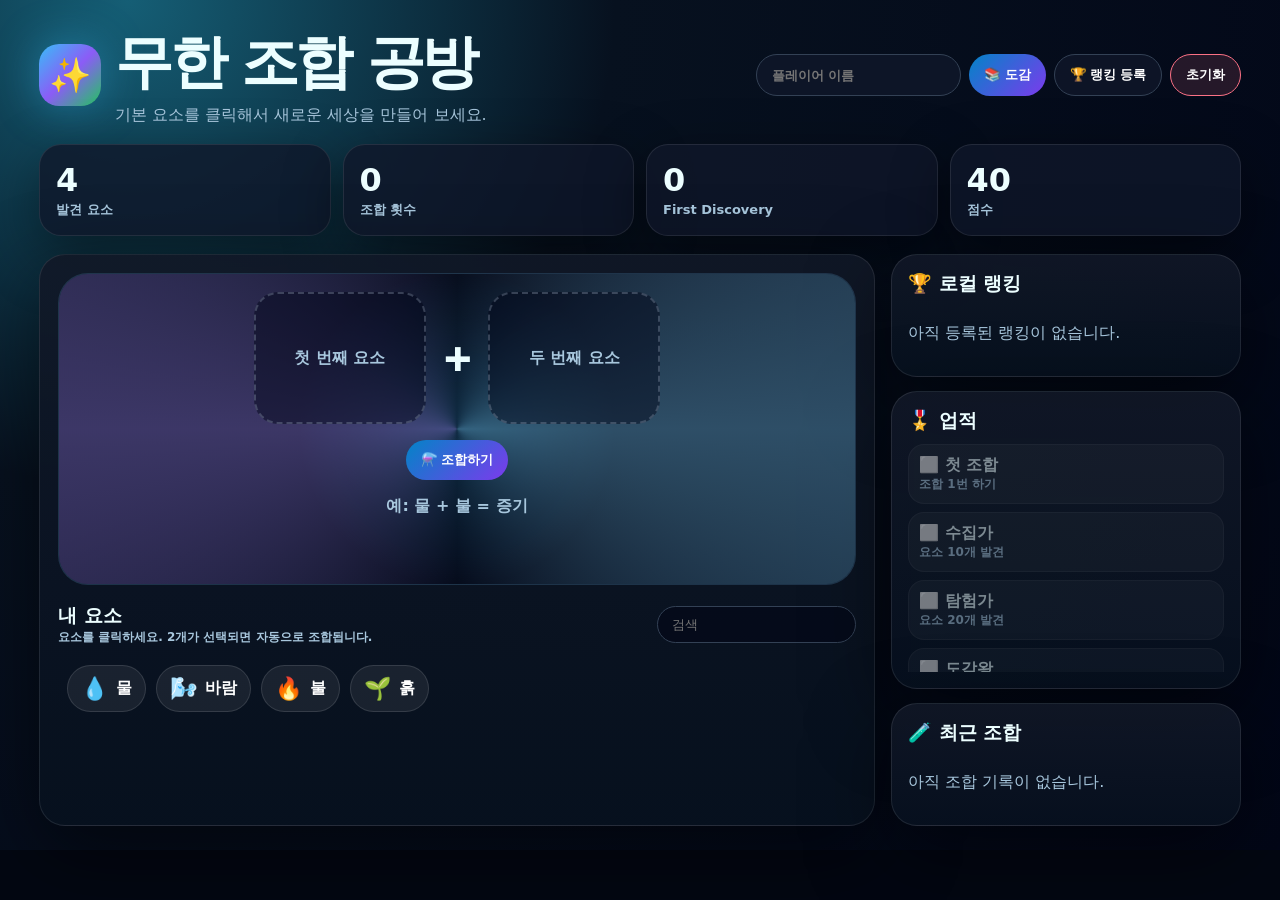
<file: index(3).html>
<!doctype html>
<html lang="ko">
<head>
<meta charset="utf-8" />
<meta name="viewport" content="width=device-width, initial-scale=1" />
<title>무한 조합 공방</title>
<style>
  *{box-sizing:border-box}html,body{margin:0;min-height:100%;font-family:system-ui,-apple-system,BlinkMacSystemFont,"Segoe UI",sans-serif;color:#ecfeff;background:#030712}body{background:radial-gradient(circle at 10% 0%,#155e75 0,#07111f 34%,#020617 100%);overflow-x:hidden}.wrap{max-width:1250px;margin:0 auto;padding:24px}.top{display:flex;justify-content:space-between;align-items:center;gap:14px;flex-wrap:wrap}.brand{display:flex;align-items:center;gap:14px}.logo{width:62px;height:62px;border-radius:20px;display:grid;place-items:center;font-size:34px;background:linear-gradient(135deg,#38bdf8,#8b5cf6,#22c55e);box-shadow:0 0 45px #38bdf866;animation:float 3s ease-in-out infinite}h1{margin:0;font-size:clamp(30px,5vw,58px);letter-spacing:-.06em}.sub{margin:3px 0 0;color:#a8c7dd}.actions{display:flex;gap:8px;flex-wrap:wrap}.btn,.input{border:1px solid #334155;background:#0f172acc;color:white;border-radius:999px;padding:11px 15px;font-weight:900;cursor:pointer}.input{cursor:text;outline:none;min-width:150px}.btn:hover,.item:hover{transform:translateY(-2px);border-color:#7dd3fc}.primary{border:0;background:linear-gradient(135deg,#0284c7,#7c3aed)}.danger{border-color:#fb7185;background:#fb718522}.stats{display:grid;grid-template-columns:repeat(4,1fr);gap:12px;margin:18px 0}.stat{background:#0f172acc;border:1px solid #ffffff18;border-radius:22px;padding:16px;box-shadow:0 20px 60px #0007}.stat b{display:block;font-size:32px}.stat span{color:#a8c7dd;font-size:13px;font-weight:900}.main{display:grid;grid-template-columns:1fr 350px;gap:16px}.panel{background:linear-gradient(180deg,#111827e6,#07111fe6);border:1px solid #ffffff18;border-radius:26px;box-shadow:0 25px 80px #0008}.game{padding:18px}.forge{min-height:300px;border:1px solid #7dd3fc33;border-radius:30px;background:radial-gradient(circle,#38bdf82d,transparent 37%),#02061788;display:grid;place-items:center;position:relative;overflow:hidden}.forge:before{content:"";position:absolute;inset:-140px;background:conic-gradient(transparent,#7dd3fc55,transparent,#a78bfa55,transparent);animation:spin 14s linear infinite;pointer-events:none}.forgeIn{position:relative;z-index:2;text-align:center;padding:18px;width:100%}.slots{display:flex;align-items:center;justify-content:center;gap:16px;flex-wrap:wrap}.slot{width:172px;height:132px;border:2px dashed #94a3b855;border-radius:24px;display:grid;place-items:center;background:#0206177a;color:#a8c7dd;font-weight:1000;padding:10px;text-align:center}.slot.filled{border-color:#7dd3fc;background:#7dd3fc18;color:white}.plus{font-size:36px;font-weight:1000}.result{min-height:70px;margin-top:12px;color:#a8c7dd;font-weight:900}.first{font-size:26px;color:#facc15;text-shadow:0 0 26px #facc15aa;font-weight:1000;animation:pulse .7s ease-in-out infinite alternate}.inventory{margin-top:18px}.head{display:flex;justify-content:space-between;align-items:center;gap:10px;flex-wrap:wrap;margin-bottom:10px}.title{font-size:19px;font-weight:1000}.small{font-size:12px;color:#a8c7dd;font-weight:800}.search{background:#02061799;border:1px solid #334155;color:white;border-radius:999px;padding:10px 14px;outline:none}.items{max-height:285px;overflow:auto;padding:4px}.item{display:inline-flex;align-items:center;gap:8px;border:1px solid #ffffff1e;background:#ffffff12;color:white;border-radius:999px;padding:10px 13px;margin:5px;font-weight:900;cursor:pointer;user-select:none;transition:.15s;animation:pop .18s ease both}.item.selected{outline:3px solid #7dd3fc;background:#0ea5e944}.item.legend{background:linear-gradient(135deg,#facc152a,#a78bfa2a);border-color:#facc1588}.emoji{font-size:22px}.badge{font-size:10px;background:#7dd3fc;color:#04111d;border-radius:999px;padding:3px 7px}.side{display:grid;gap:14px}.box{padding:16px}.scroll{max-height:228px;overflow:auto;margin-top:10px}.row{display:flex;justify-content:space-between;align-items:center;gap:10px;background:#ffffff10;border:1px solid #ffffff12;border-radius:16px;padding:10px;margin-bottom:8px}.muted{color:#a8c7dd}.modal{display:none;position:fixed;inset:0;background:#000b;z-index:10;place-items:center;padding:18px}.modal.show{display:grid}.modalBox{width:min(920px,100%);max-height:86vh;overflow:hidden;background:#0b1220;border:1px solid #ffffff24;border-radius:26px;box-shadow:0 30px 90px #000}.modalHead{display:flex;justify-content:space-between;align-items:center;gap:10px;padding:17px;border-bottom:1px solid #ffffff18}.book{padding:17px;display:grid;grid-template-columns:repeat(auto-fill,minmax(155px,1fr));gap:10px;max-height:calc(86vh - 74px);overflow:auto}.bookCard{border:1px solid #ffffff16;background:#ffffff10;border-radius:18px;padding:14px}.big{font-size:36px}.toastWrap{position:fixed;right:18px;bottom:18px;z-index:30;display:grid;gap:8px;width:min(390px,calc(100vw - 36px))}.toast{background:#111827f3;border:1px solid #ffffff24;border-radius:18px;padding:13px 15px;font-weight:900;box-shadow:0 18px 50px #0008;animation:toast .22s ease both}.particle{position:fixed;z-index:25;pointer-events:none;font-size:25px;animation:burst .9s ease-out forwards}@keyframes float{50%{transform:translateY(-6px)}}@keyframes spin{to{transform:rotate(360deg)}}@keyframes pop{from{opacity:0;transform:scale(.85)}to{opacity:1;transform:scale(1)}}@keyframes pulse{to{filter:brightness(1.45)}}@keyframes toast{from{opacity:0;transform:translateY(15px)}to{opacity:1;transform:translateY(0)}}@keyframes burst{to{transform:translate(var(--x),var(--y)) rotate(380deg) scale(.25);opacity:0}}@media(max-width:900px){.main{grid-template-columns:1fr}.stats{grid-template-columns:repeat(2,1fr)}}@media(max-width:540px){.wrap{padding:14px}.stats{grid-template-columns:1fr}.slot{width:137px;height:110px}.actions,.btn,.input{width:100%}}
</style>
</head>
<body>
<div class="wrap">
  <header class="top">
    <div class="brand">
      <div class="logo">✨</div>
      <div>
        <h1>무한 조합 공방</h1>
        <p class="sub">기본 요소를 클릭해서 새로운 세상을 만들어 보세요.</p>
      </div>
    </div>
    <div class="actions">
      <input id="player" class="input" placeholder="플레이어 이름" maxlength="14">
      <button id="bookBtn" class="btn primary" type="button">📚 도감</button>
      <button id="rankBtn" class="btn" type="button">🏆 랭킹 등록</button>
      <button id="resetBtn" class="btn danger" type="button">초기화</button>
    </div>
  </header>

  <section class="stats">
    <div class="stat"><b id="sCount">0</b><span>발견 요소</span></div>
    <div class="stat"><b id="sCombo">0</b><span>조합 횟수</span></div>
    <div class="stat"><b id="sFirst">0</b><span>First Discovery</span></div>
    <div class="stat"><b id="sScore">0</b><span>점수</span></div>
  </section>

  <main class="main">
    <section class="panel game">
      <div class="forge">
        <div class="forgeIn">
          <div class="slots">
            <div id="slot0" class="slot">첫 번째 요소</div>
            <div class="plus">+</div>
            <div id="slot1" class="slot">두 번째 요소</div>
          </div>
          <p><button id="combineBtn" class="btn primary" type="button">⚗️ 조합하기</button></p>
          <div id="result" class="result">예: 물 + 불 = 증기</div>
        </div>
      </div>

      <div class="inventory">
        <div class="head">
          <div>
            <div class="title">내 요소</div>
            <div class="small">요소를 클릭하세요. 2개가 선택되면 자동으로 조합됩니다.</div>
          </div>
          <input id="search" class="search" placeholder="검색">
        </div>
        <div id="items" class="items"></div>
      </div>
    </section>

    <aside class="side">
      <section class="panel box"><div class="title">🏆 로컬 랭킹</div><div id="ranks" class="scroll"></div></section>
      <section class="panel box"><div class="title">🎖️ 업적</div><div id="achievements" class="scroll"></div></section>
      <section class="panel box"><div class="title">🧪 최근 조합</div><div id="history" class="scroll"></div></section>
    </aside>
  </main>
</div>

<div id="modal" class="modal">
  <div class="modalBox">
    <div class="modalHead">
      <div><div class="title">📚 도감</div><div class="small">발견한 요소 목록</div></div>
      <button id="closeModal" class="btn" type="button">닫기</button>
    </div>
    <div id="book" class="book"></div>
  </div>
</div>
<div id="toastWrap" class="toastWrap"></div>

<script>
(function(){
  var START=['물','불','바람','흙'];
  var INFO={
    '물':['💧','기본','common'],'불':['🔥','기본','common'],'바람':['🌬️','기본','common'],'흙':['🌱','기본','common'],
    '증기':['♨️','자연','common'],'용암':['🌋','자연','uncommon'],'진흙':['🟤','자연','common'],'먼지':['💨','자연','common'],'비':['🌧️','날씨','common'],'에너지':['⚡','과학','uncommon'],'돌':['🪨','자연','common'],'구름':['☁️','날씨','common'],'하늘':['🌌','우주','uncommon'],'산':['⛰️','자연','uncommon'],'바다':['🌊','자연','uncommon'],'섬':['🏝️','자연','uncommon'],'모래':['🏖️','자연','common'],'사막':['🏜️','자연','uncommon'],'유리':['🔍','과학','uncommon'],
    '식물':['🌿','생명','common'],'나무':['🌳','생명','common'],'숲':['🌲','생명','uncommon'],'생명':['🧬','생명','rare'],'동물':['🐾','생명','rare'],'인간':['🧑','문명','rare'],'도구':['🛠️','문명','common'],'집':['🏠','문명','common'],'마을':['🏘️','문명','uncommon'],'도시':['🏙️','문명','rare'],'문명':['🏛️','문명','epic'],
    '태양':['☀️','우주','epic'],'달':['🌙','우주','rare'],'별':['⭐','우주','rare'],'우주':['🌌','우주','epic'],'행성':['🪐','우주','epic'],'전기':['🔌','과학','rare'],'컴퓨터':['💻','기술','rare'],'코드':['💾','기술','rare'],'인터넷':['🌐','기술','rare'],'웹사이트':['🕸️','기술','rare'],'깃허브':['🐙','기술','epic'],'게임':['🎮','기술','rare'],'AI':['🤖','기술','epic'],'무한':['♾️','전설','legendary'],'창조자':['👑','전설','legendary'],
    '번개':['🌩️','날씨','rare'],'폭풍':['⛈️','날씨','rare'],'얼음':['🧊','자연','uncommon'],'눈':['❄️','날씨','uncommon'],'마법':['🪄','전설','epic'],'드래곤':['🐉','전설','legendary'],'검':['⚔️','문명','uncommon'],'기사':['🛡️','문명','rare'],'왕국':['🏰','문명','epic'],'파도':['🌊','자연','common'],'서핑':['🏄','놀이','rare']
  };
  var REC={
    '물+불':'증기','불+흙':'용암','물+흙':'진흙','바람+흙':'먼지','물+바람':'비','불+바람':'에너지','흙+흙':'돌','물+물':'바다','불+불':'태양','바람+바람':'하늘',
    '증기+바람':'구름','비+흙':'식물','식물+흙':'나무','나무+나무':'숲','바다+바람':'파도','파도+인간':'서핑','바다+흙':'섬','돌+바람':'모래','모래+불':'유리','모래+모래':'사막',
    '돌+흙':'산','구름+에너지':'번개','번개+구름':'폭풍','물+추위':'얼음','물+구름':'눈','물+에너지':'생명','생명+흙':'동물','동물+도구':'인간','인간+돌':'도구','인간+나무':'집','집+집':'마을','마을+마을':'도시','도시+도구':'문명',
    '하늘+불':'태양','하늘+돌':'달','하늘+태양':'별','별+별':'우주','우주+흙':'행성','에너지+도구':'전기','전기+도구':'컴퓨터','컴퓨터+인간':'코드','컴퓨터+코드':'인터넷','인터넷+코드':'웹사이트','웹사이트+코드':'깃허브','컴퓨터+재미':'게임','컴퓨터+생명':'AI','AI+우주':'무한','무한+인간':'창조자','불+마법':'드래곤','돌+도구':'검','검+인간':'기사','기사+집':'왕국','별+도구':'마법'
  };
  var ACH=[
    ['start','첫 조합','조합 1번 하기',function(s){return s.combo>=1}],['ten','수집가','요소 10개 발견',function(s){return s.elements.length>=10}],['twenty','탐험가','요소 20개 발견',function(s){return s.elements.length>=20}],['fifty','도감왕','요소 50개 발견',function(s){return s.elements.length>=50}],['first','FIRST','첫 발견 1개',function(s){return s.first>=1}],['mix50','연금술 중독','조합 50번 하기',function(s){return s.combo>=50}],['ai','AI 탄생','AI 발견',function(s){return s.elements.indexOf('AI')>-1}],['inf','무한 도달','무한 발견',function(s){return s.elements.indexOf('무한')>-1}],['god','창조자의 자리','창조자 발견',function(s){return s.elements.indexOf('창조자')>-1}]
  ];
  var KEY='craft_onefile_click_fixed_v1', RKEY='craft_onefile_rank_v1';
  var selected=[];
  var emojiPool=['✨','🔮','💎','🧿','🌈','🌀','🌟','🍀','🧠','🛸','🧪','🎲','🔥','🌊','⚡'];
  var prefixes=['빛나는','고대의','신비한','초월한','작은','거대한','푸른','붉은','끝없는','숨겨진','꿈꾸는','전설의','빠른','멋진'];
  var suffixes=['결정','정령','기계','탑','왕관','문','조각','심장','별','섬','엔진','나침반','세계','코어','왕국'];
  function $(id){return document.getElementById(id)}
  var el={player:$('player'),bookBtn:$('bookBtn'),rankBtn:$('rankBtn'),resetBtn:$('resetBtn'),sCount:$('sCount'),sCombo:$('sCombo'),sFirst:$('sFirst'),sScore:$('sScore'),slot0:$('slot0'),slot1:$('slot1'),combineBtn:$('combineBtn'),result:$('result'),search:$('search'),items:$('items'),ranks:$('ranks'),achievements:$('achievements'),history:$('history'),modal:$('modal'),closeModal:$('closeModal'),book:$('book'),toastWrap:$('toastWrap')};
  function getJSON(k,d){try{var v=localStorage.getItem(k);return v?JSON.parse(v):d}catch(e){return d}}
  function setJSON(k,v){try{localStorage.setItem(k,JSON.stringify(v))}catch(e){}}
  function base(){return{elements:START.slice(),combo:0,first:0,firstMap:{},history:[],ach:[],player:''}}
  var state=getJSON(KEY,null); if(!state||!Array.isArray(state.elements))state=base();
  state.elements=uniq(state.elements.concat(START)); state.combo=state.combo||0; state.first=state.first||0; state.firstMap=state.firstMap||{}; state.history=state.history||[]; state.ach=state.ach||[]; state.player=state.player||'';
  function uniq(a){var out=[];for(var i=0;i<a.length;i++)if(out.indexOf(a[i])<0)out.push(a[i]);return out}
  function hash(t){var h=2166136261;for(var i=0;i<t.length;i++){h^=t.charCodeAt(i);h+=(h<<1)+(h<<4)+(h<<7)+(h<<8)+(h<<24)}return h>>>0}
  function key(a,b){return [a,b].sort(function(x,y){return x.localeCompare(y,'ko')}).join('+')}
  function info(n){if(!INFO[n]){var h=hash(n);INFO[n]=[emojiPool[h%emojiPool.length],'발견',h%79===0?'legendary':h%19===0?'epic':h%7===0?'rare':h%3===0?'uncommon':'common']}return INFO[n]}
  function findRecipe(a,b){return REC[a+'+'+b]||REC[b+'+'+a]||REC[key(a,b)]}
  function makeNew(a,b){var r=findRecipe(a,b); if(r)return r; var h=hash(key(a,b)); var name=prefixes[h%prefixes.length]+' '+suffixes[(h>>4)%suffixes.length]; var n=name, c=2; while(state.elements.indexOf(n)>=0){n=name+' '+c;c++} info(n); return n}
  function score(){return state.elements.length*10+state.combo+state.first*35+state.ach.length*60}
  function save(){state.player=el.player.value.trim();setJSON(KEY,state)}
  function itemHTML(name){var d=info(name);return '<div class="item '+(selected.indexOf(name)>=0?'selected ':'')+(d[2]==='legendary'?'legend':'')+'" role="button" tabindex="0" data-name="'+esc(name)+'"><span class="emoji">'+d[0]+'</span><span>'+esc(name)+'</span>'+(d[2]!=='common'?'<span class="badge">'+d[2]+'</span>':'')+'</div>'}
  function esc(s){return String(s).replace(/[&<>"]/g,function(c){return {'&':'&amp;','<':'&lt;','>':'&gt;','"':'&quot;'}[c]})}
  function renderSlots(){for(var i=0;i<2;i++){var slot=el['slot'+i];var n=selected[i];slot.className='slot'+(n?' filled':'');slot.innerHTML=n?itemHTML(n):(i===0?'첫 번째 요소':'두 번째 요소')}}
  function renderItems(){var q=(el.search.value||'').toLowerCase();var arr=state.elements.slice().sort(function(a,b){return a.localeCompare(b,'ko')}).filter(function(n){return n.toLowerCase().indexOf(q)>=0});el.items.innerHTML=arr.map(itemHTML).join('')||'<p class="muted">검색 결과가 없습니다.</p>'}
  function renderStats(){el.sCount.textContent=state.elements.length;el.sCombo.textContent=state.combo;el.sFirst.textContent=state.first;el.sScore.textContent=score()}
  function renderHistory(){if(!state.history.length){el.history.innerHTML='<p class="muted">아직 조합 기록이 없습니다.</p>';return}el.history.innerHTML=state.history.slice(0,30).map(function(h){var d=info(h.r);return '<div class="row"><div><b>'+d[0]+' '+esc(h.r)+'</b><div class="small">'+esc(h.a)+' + '+esc(h.b)+(h.first?' · FIRST':'')+'</div></div></div>'}).join('')}
  function renderAch(){el.achievements.innerHTML=ACH.map(function(a){var done=state.ach.indexOf(a[0])>=0;return '<div class="row" style="opacity:'+(done?'1':'.5')+'"><div><b>'+(done?'✅ ':'⬜ ')+esc(a[1])+'</b><div class="small">'+esc(a[2])+'</div></div></div>'}).join('')}
  function renderRanks(){var ranks=getJSON(RKEY,[]);if(!ranks.length){el.ranks.innerHTML='<p class="muted">아직 등록된 랭킹이 없습니다.</p>';return}el.ranks.innerHTML=ranks.slice(0,10).map(function(r,i){return '<div class="row"><div><b>'+(i===0?'🥇 ':i===1?'🥈 ':i===2?'🥉 ':'#'+(i+1)+' ')+esc(r.name)+'</b><div class="small">요소 '+r.count+'개 · First '+r.first+'개</div></div><b style="color:#7dd3fc">'+r.score+'</b></div>'}).join('')}
  function renderBook(){el.book.innerHTML=state.elements.slice().sort(function(a,b){return a.localeCompare(b,'ko')}).map(function(n){var d=info(n);return '<div class="bookCard"><div class="big">'+d[0]+'</div><b>'+esc(n)+'</b><div class="small">'+d[1]+' · '+d[2]+(state.firstMap[n]?' · FIRST':'')+'</div></div>'}).join('')}
  function render(){renderSlots();renderItems();renderStats();renderHistory();renderAch();renderRanks();renderBook()}
  function choose(name){if(selected.length>=2)selected=[];selected.push(name);render();if(selected.length===2)setTimeout(combine,120)}
  function combine(){if(selected.length<2){toast('요소 2개를 먼저 클릭하세요.');return}var a=selected[0],b=selected[1],r=makeNew(a,b),d=info(r);state.combo++;var isNew=state.elements.indexOf(r)<0;var isFirst=isNew&&!state.firstMap[r];if(isNew)state.elements.push(r);if(isFirst){state.firstMap[r]=true;state.first++}state.history.unshift({a:a,b:b,r:r,first:isFirst});state.history=state.history.slice(0,40);el.result.innerHTML=(isFirst?'<div class="first">FIRST DISCOVERY</div>':'')+itemHTML(r)+'<div class="small">'+esc(a)+' + '+esc(b)+' = '+esc(r)+'</div>';burst(d[0]);toast((isNew?'새 요소 발견! ':'이미 발견한 요소 ')+d[0]+' '+r+(isFirst?' · FIRST':''));selected=[];checkAch();save();render()}
  function checkAch(){for(var i=0;i<ACH.length;i++){var a=ACH[i];if(state.ach.indexOf(a[0])<0&&a[3](state)){state.ach.push(a[0]);toast('업적 달성: '+a[1]+' 🎖️')}}}
  function addRank(){var name=(el.player.value||'').trim()||'이름없음';var ranks=getJSON(RKEY,[]);ranks.push({name:name,score:score(),count:state.elements.length,first:state.first});ranks.sort(function(a,b){return b.score-a.score});setJSON(RKEY,ranks.slice(0,20));state.player=name;save();toast('랭킹 등록 완료! 🏆');renderRanks()}
  function reset(){if(confirm('초기화할까요? 발견 요소와 업적이 사라집니다.')){state=base();selected=[];el.player.value='';el.result.textContent='예: 물 + 불 = 증기';save();toast('초기화 완료');render()}}
  function toast(msg){var t=document.createElement('div');t.className='toast';t.textContent=msg;el.toastWrap.appendChild(t);setTimeout(function(){t.style.opacity='0';t.style.transform='translateY(12px)'},2400);setTimeout(function(){if(t.parentNode)t.parentNode.removeChild(t)},3100)}
  function burst(sym){var box=document.querySelector('.forge').getBoundingClientRect();var cx=box.left+box.width/2,cy=box.top+box.height/2;for(var i=0;i<22;i++){var p=document.createElement('div');p.className='particle';p.textContent=i%3===0?sym:['✨','⭐','💫','✦'][i%4];p.style.left=cx+'px';p.style.top=cy+'px';var ang=Math.PI*2*i/22,dist=80+Math.random()*110;p.style.setProperty('--x',Math.cos(ang)*dist+'px');p.style.setProperty('--y',Math.sin(ang)*dist+'px');document.body.appendChild(p);(function(node){setTimeout(function(){if(node.parentNode)node.parentNode.removeChild(node)},950)})(p)}}
  el.items.addEventListener('click',function(e){var item=e.target.closest('.item');if(item&&item.dataset.name)choose(item.dataset.name)});
  el.items.addEventListener('keydown',function(e){if(e.key==='Enter'||e.key===' '){var item=e.target.closest('.item');if(item&&item.dataset.name){e.preventDefault();choose(item.dataset.name)}}});
  el.combineBtn.addEventListener('click',combine);
  el.search.addEventListener('input',renderItems);
  el.rankBtn.addEventListener('click',addRank);
  el.resetBtn.addEventListener('click',reset);
  el.bookBtn.addEventListener('click',function(){renderBook();el.modal.classList.add('show')});
  el.closeModal.addEventListener('click',function(){el.modal.classList.remove('show')});
  el.modal.addEventListener('click',function(e){if(e.target===el.modal)el.modal.classList.remove('show')});
  el.player.value=state.player;el.player.addEventListener('change',save);checkAch();save();render();
})();
</script>
</body>
</html>
</file>
